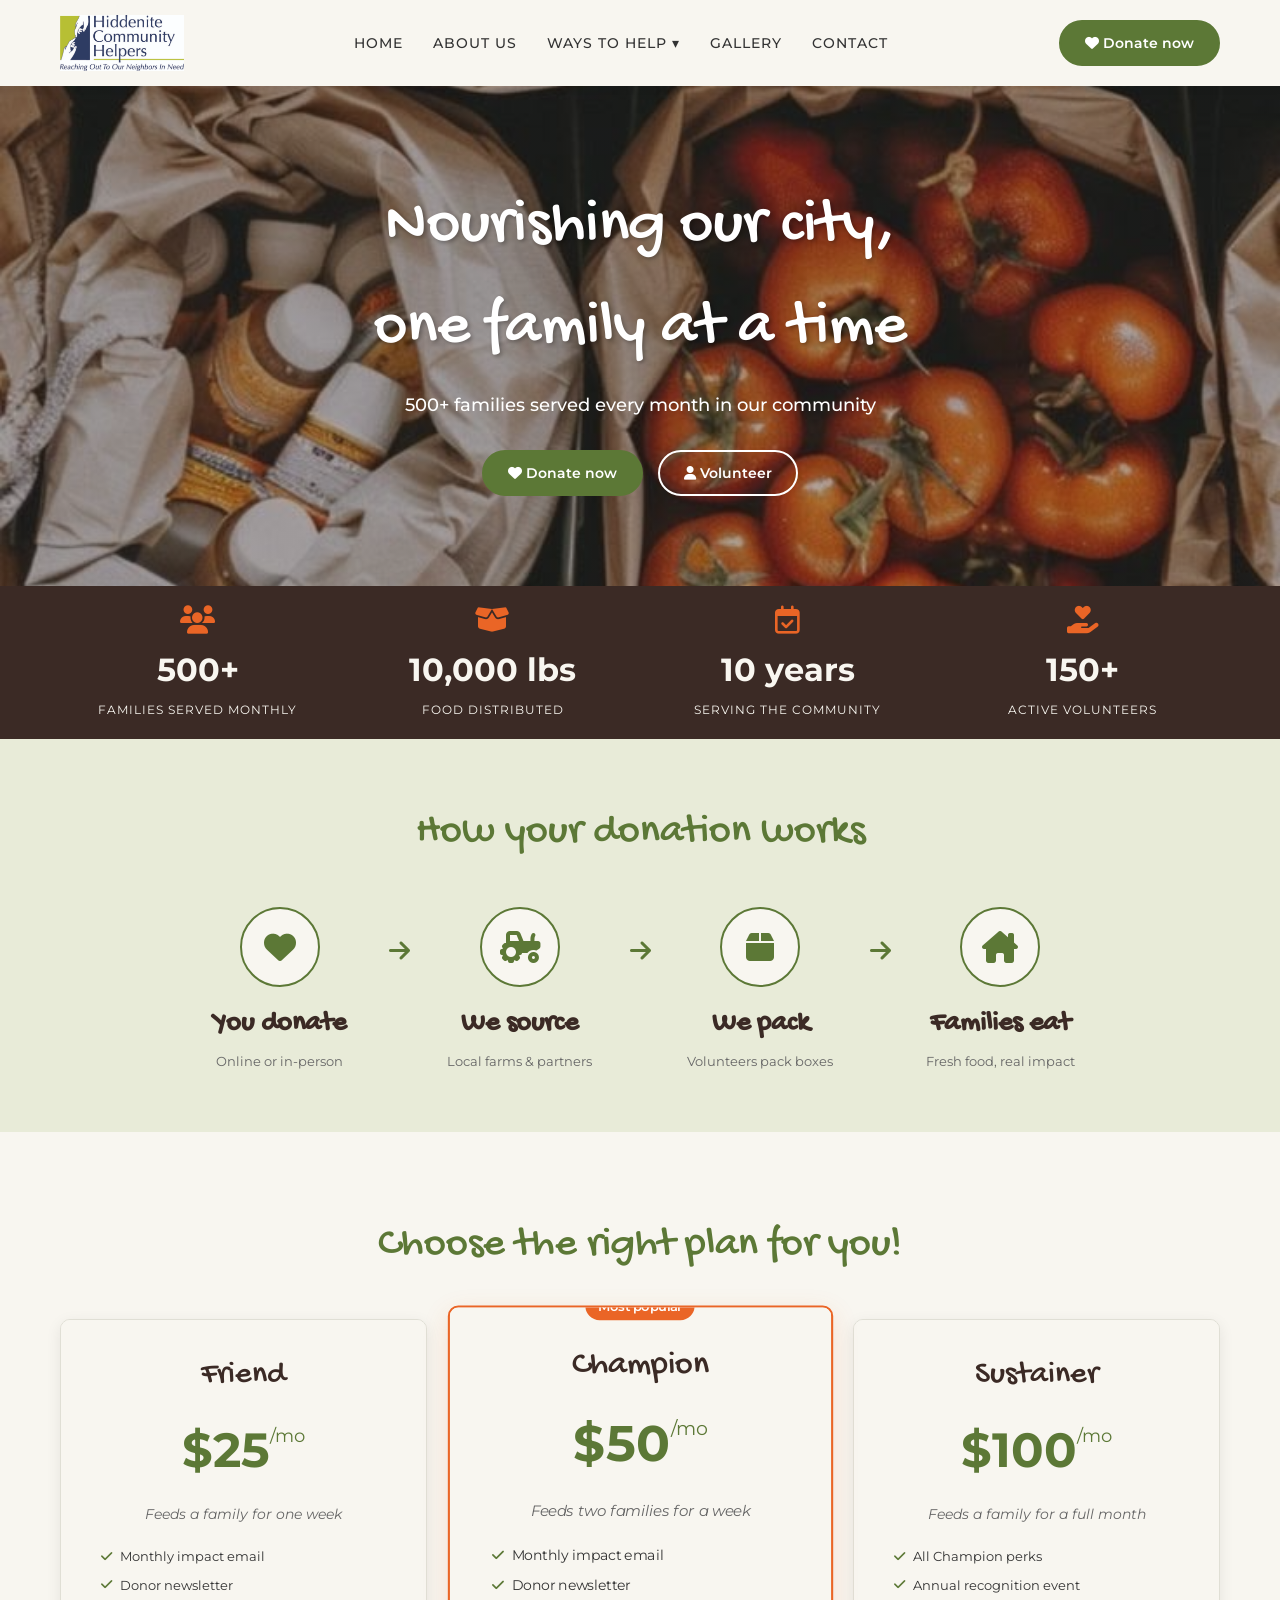
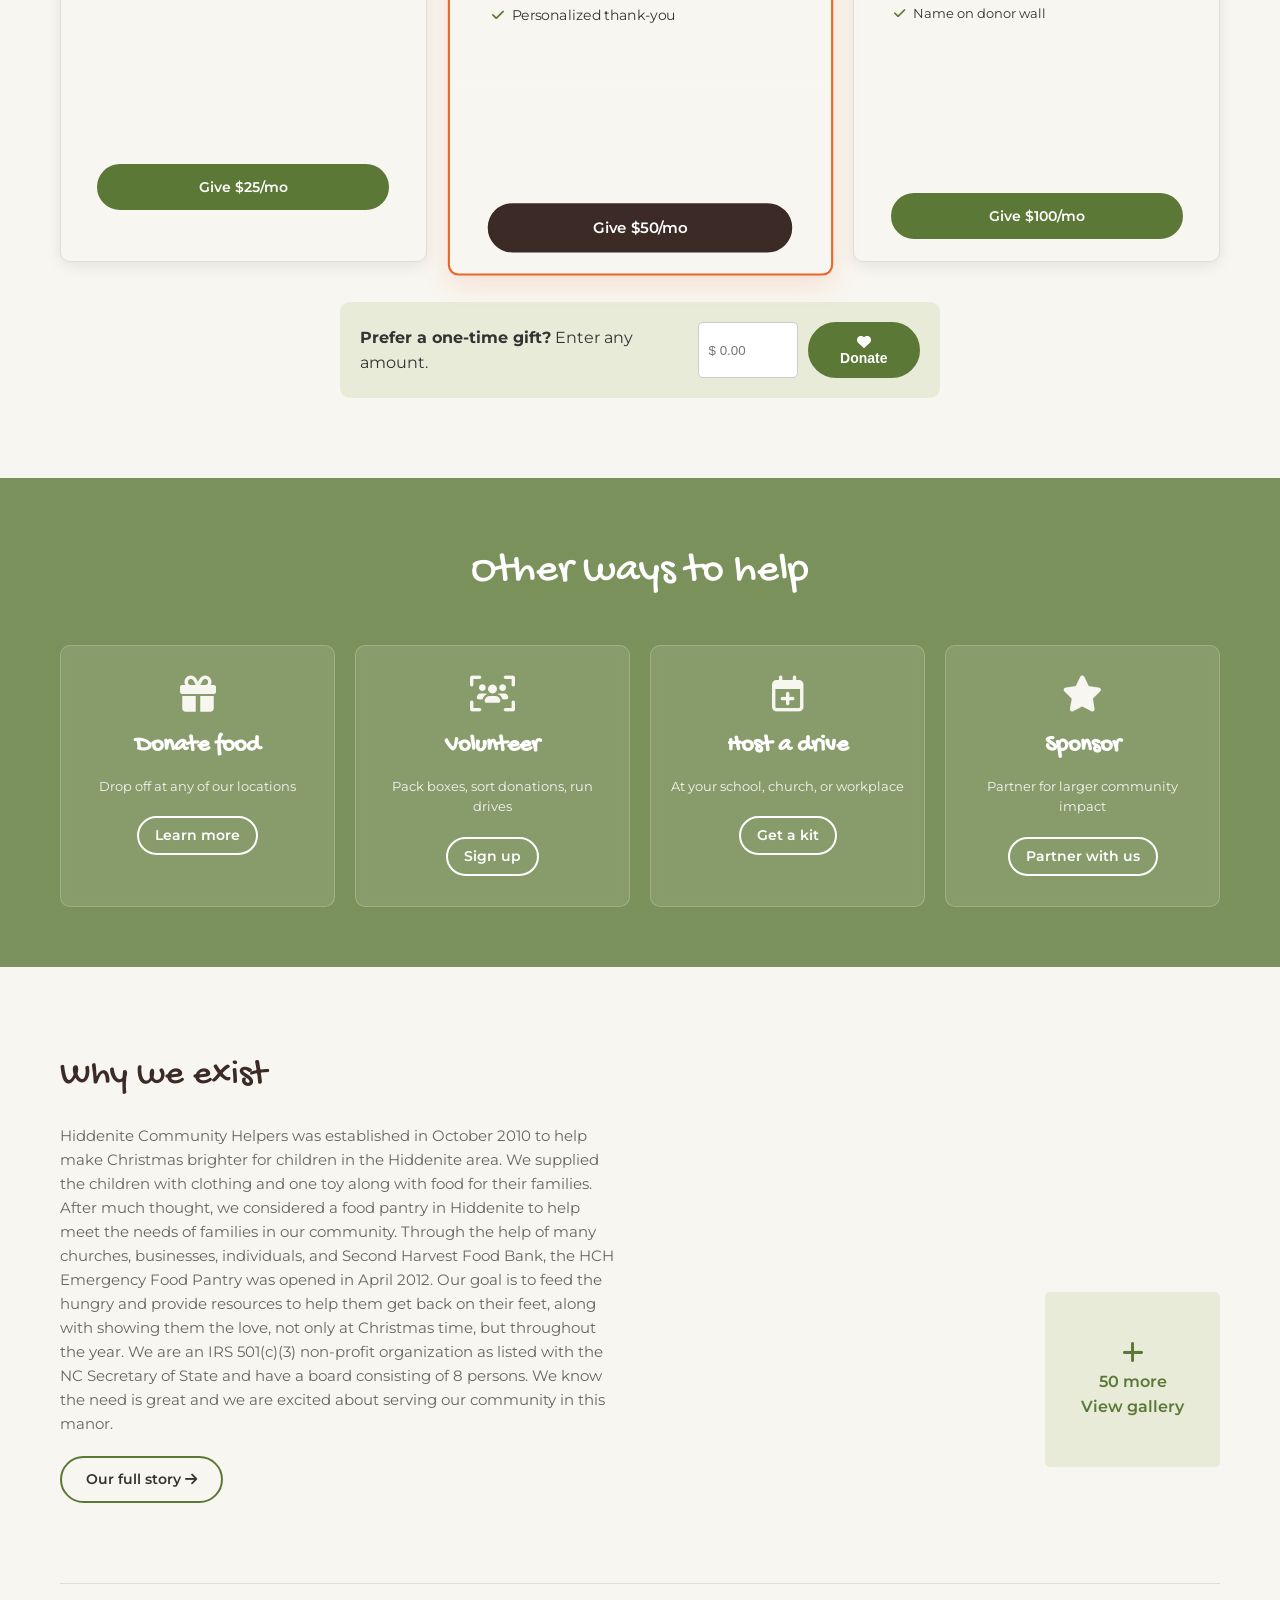
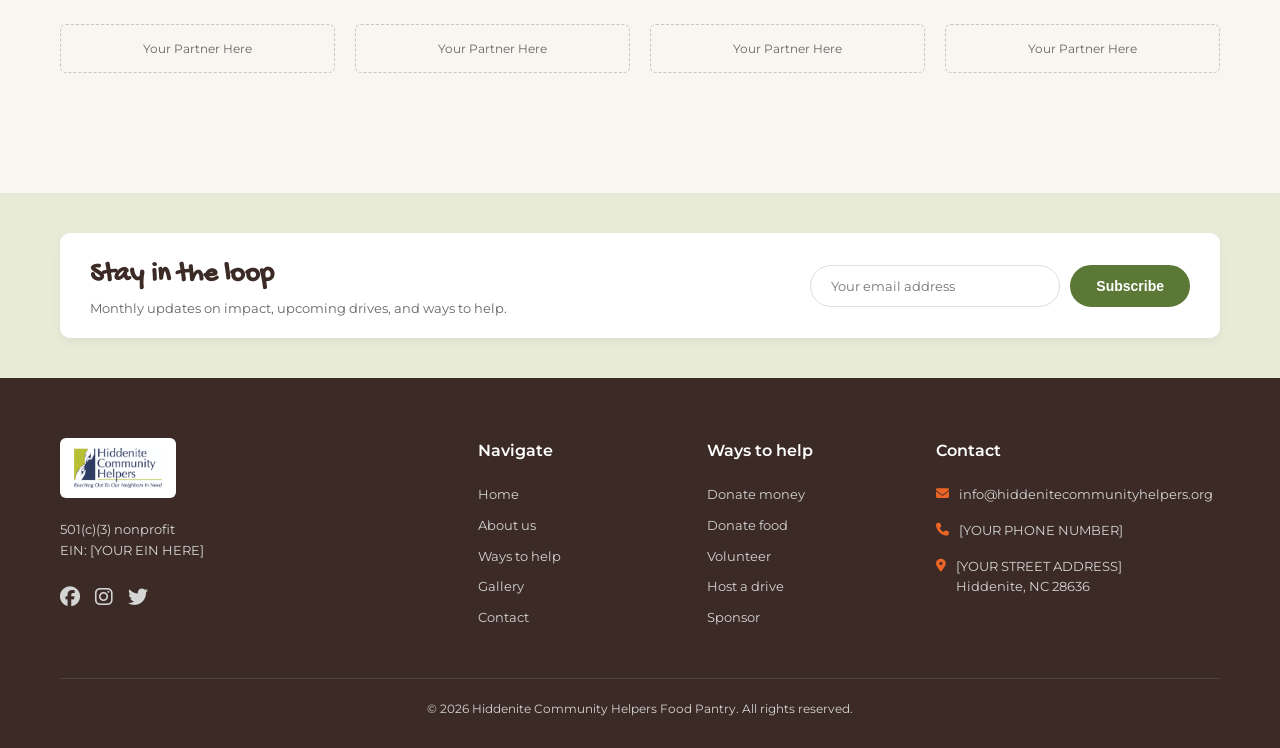
<file: index.html>
<!DOCTYPE html>
<html lang="en">
<head>
    <meta charset="UTF-8">
    <meta name="viewport" content="width=device-width, initial-scale=1.0">
    <title>Hiddenite Community Helpers Food Pantry</title>
    <meta name="description" content="Hiddenite Community Helpers is a community food pantry serving families in Hiddenite, NC. Donate, volunteer, or host a food drive to help fight hunger in our community.">

    <!-- Fonts -->
    <link rel="preconnect" href="https://fonts.googleapis.com">
    <link rel="preconnect" href="https://fonts.gstatic.com" crossorigin>
    <link href="https://fonts.googleapis.com/css2?family=Gochi+Hand&family=Montserrat:wght@400;500;600;700&display=swap" rel="stylesheet">

    <!-- Icons -->
    <link rel="stylesheet" href="https://cdnjs.cloudflare.com/ajax/libs/font-awesome/6.4.0/css/all.min.css">

    <!-- Styles -->
    <link rel="stylesheet" href="css/style.css">

    <!-- Favicon -->
    <link rel="icon" href="data:image/svg+xml,<svg xmlns=%22http://www.w3.org/2000/svg%22 viewBox=%220 0 24 24%22><text y=%2220%22 font-size=%2220%22>🌿</text></svg>">
</head>
<body>

    <!-- 1. NAVIGATION -->
    <header>
        <div class="container nav-container">
            <a href="#" class="logo">
                <img src="images/logo.jpg" alt="Hiddenite Community Helpers">
            </a>

            <input type="checkbox" id="nav-toggle" class="nav-toggle-checkbox">
            <label for="nav-toggle" class="nav-toggle-label" aria-label="Toggle navigation menu">
                <i class="fa-solid fa-bars"></i>
            </label>

            <nav class="nav-links">
                <a href="#">Home</a>
                <a href="#about">About us</a>
                <a href="#ways-to-help">Ways to help ▾</a>
                <a href="#gallery">Gallery</a>
                <a href="#contact">Contact</a>
            </nav>
            <!-- TODO: point every "Donate" button/link on this page at your PayPal donate link once the account is set up.
                 Simplest path: create a PayPal "Donate" button at paypal.com/buttons, then use the link it gives you,
                 e.g. https://www.paypal.com/donate/?business=YOUR_PAYPAL_EMAIL&currency_code=USD -->
            <a href="#" class="btn btn-primary"><i class="fa-solid fa-heart"></i> Donate now</a>
        </div>
    </header>

    <!-- 2. HERO -->
    <section class="hero">
        <div class="container">
            <h1>Nourishing our city,<br>one family at a time</h1>
            <p>500+ families served every month in our community</p>
            <div class="hero-btns">
                <a href="#" class="btn btn-primary"><i class="fa-solid fa-heart"></i> Donate now</a>
                <a href="#contact" class="btn btn-outline"><i class="fa-solid fa-user"></i> Volunteer</a>
            </div>
        </div>
    </section>

    <!-- 3. IMPACT STATS -->
    <!-- TODO: confirm these numbers are accurate before launch -->
    <section class="stats-bar">
        <div class="container stats-grid">
            <div class="stat-item">
                <i class="fa-solid fa-users"></i>
                <h3>500+</h3>
                <p>Families served monthly</p>
            </div>
            <div class="stat-item">
                <i class="fa-solid fa-box-open"></i>
                <h3>10,000 lbs</h3>
                <p>Food distributed</p>
            </div>
            <div class="stat-item">
                <i class="fa-regular fa-calendar-check"></i>
                <h3>10 years</h3>
                <p>Serving the community</p>
            </div>
            <div class="stat-item">
                <i class="fa-solid fa-hand-holding-heart"></i>
                <h3>150+</h3>
                <p>Active volunteers</p>
            </div>
        </div>
    </section>

    <!-- 4. HOW IT WORKS -->
    <section class="how-it-works">
        <div class="container">
            <h2 class="section-title">How your donation works</h2>
            <div class="steps-container">
                <div class="step">
                    <div class="step-icon"><i class="fa-solid fa-heart"></i></div>
                    <h4>You donate</h4>
                    <p>Online or in-person</p>
                </div>
                <div class="step-arrow"><i class="fa-solid fa-arrow-right"></i></div>
                <div class="step">
                    <div class="step-icon"><i class="fa-solid fa-tractor"></i></div>
                    <h4>We source</h4>
                    <p>Local farms & partners</p>
                </div>
                <div class="step-arrow"><i class="fa-solid fa-arrow-right"></i></div>
                <div class="step">
                    <div class="step-icon"><i class="fa-solid fa-box"></i></div>
                    <h4>We pack</h4>
                    <p>Volunteers pack boxes</p>
                </div>
                <div class="step-arrow"><i class="fa-solid fa-arrow-right"></i></div>
                <div class="step">
                    <div class="step-icon"><i class="fa-solid fa-house-chimney"></i></div>
                    <h4>Families eat</h4>
                    <p>Fresh food, real impact</p>
                </div>
            </div>
        </div>
    </section>

    <!-- 5. DONATION TIERS -->
    <section class="tiers-section">
        <div class="container">
            <h2 class="section-title">Choose the right plan for you!</h2>

            <div class="tiers-grid">
                <!-- Tier 1 -->
                <div class="tier-card">
                    <div class="tier-header">
                        <div class="tier-name">Friend</div>
                        <div class="tier-price">$25<span>/mo</span></div>
                        <div class="tier-desc">Feeds a family for one week</div>
                        <ul class="tier-perks">
                            <li><i class="fa-solid fa-check"></i> Monthly impact email</li>
                            <li><i class="fa-solid fa-check"></i> Donor newsletter</li>
                        </ul>
                    </div>
                    <div class="tier-image" role="img" aria-label="Fresh produce box" style="background-image: url('https://images.unsplash.com/photo-1596162954151-cdcb927f4b39?ixlib=rb-4.0.3&auto=format&fit=crop&w=600&q=80');">
                        <!-- TODO: link to PayPal recurring donate link for the $25/mo tier -->
                        <a href="#" class="btn btn-primary" style="width: 80%;">Give $25/mo</a>
                    </div>
                </div>

                <!-- Tier 2 (Popular) -->
                <div class="tier-card popular" style="position: relative;">
                    <div class="popular-badge">Most popular</div>
                    <div class="tier-header">
                        <div class="tier-name">Champion</div>
                        <div class="tier-price">$50<span>/mo</span></div>
                        <div class="tier-desc">Feeds two families for a week</div>
                        <ul class="tier-perks">
                            <li><i class="fa-solid fa-check"></i> Monthly impact email</li>
                            <li><i class="fa-solid fa-check"></i> Donor newsletter</li>
                            <li><i class="fa-solid fa-check"></i> Personalized thank-you</li>
                        </ul>
                    </div>
                    <div class="tier-image" role="img" aria-label="Volunteers packing food boxes" style="background-image: url('https://images.unsplash.com/photo-1610348725531-843dcf5aad8b?ixlib=rb-4.0.3&auto=format&fit=crop&w=600&q=80');">
                        <!-- TODO: link to PayPal recurring donate link for the $50/mo tier -->
                        <a href="#" class="btn btn-primary" style="width: 80%; background-color: var(--color-brown-dark); border-color: var(--color-brown-dark);">Give $50/mo</a>
                    </div>
                </div>

                <!-- Tier 3 -->
                <div class="tier-card">
                    <div class="tier-header">
                        <div class="tier-name">Sustainer</div>
                        <div class="tier-price">$100<span>/mo</span></div>
                        <div class="tier-desc">Feeds a family for a full month</div>
                        <ul class="tier-perks">
                            <li><i class="fa-solid fa-check"></i> All Champion perks</li>
                            <li><i class="fa-solid fa-check"></i> Annual recognition event</li>
                            <li><i class="fa-solid fa-check"></i> Name on donor wall</li>
                        </ul>
                    </div>
                    <div class="tier-image" role="img" aria-label="Family receiving groceries" style="background-image: url('https://images.unsplash.com/photo-1542838132-92c53300491e?ixlib=rb-4.0.3&auto=format&fit=crop&w=600&q=80');">
                        <!-- TODO: link to PayPal recurring donate link for the $100/mo tier -->
                        <a href="#" class="btn btn-primary" style="width: 80%;">Give $100/mo</a>
                    </div>
                </div>
            </div>

            <div class="one-time-box">
                <p><strong>Prefer a one-time gift?</strong> Enter any amount.</p>
                <div style="display: flex; gap: 10px;">
                    <label for="one-time-amount" class="sr-only">Donation amount in dollars</label>
                    <input id="one-time-amount" type="number" class="one-time-input" placeholder="$ 0.00">
                    <!-- TODO: link to a PayPal donate link that accepts a custom amount -->
                    <button class="btn btn-primary"><i class="fa-solid fa-heart"></i> Donate</button>
                </div>
            </div>
        </div>
    </section>

    <!-- 6. WAYS TO HELP -->
    <section class="ways-to-help" id="ways-to-help">
        <div class="container">
            <h2 class="section-title">Other ways to help</h2>
            <div class="ways-grid">
                <div class="way-card">
                    <i class="fa-solid fa-gift"></i>
                    <h4>Donate food</h4>
                    <p>Drop off at any of our locations</p>
                    <a href="#contact" class="btn btn-outline">Learn more</a>
                </div>
                <div class="way-card">
                    <i class="fa-solid fa-users-viewfinder"></i>
                    <h4>Volunteer</h4>
                    <p>Pack boxes, sort donations, run drives</p>
                    <a href="#contact" class="btn btn-outline">Sign up</a>
                </div>
                <div class="way-card">
                    <i class="fa-regular fa-calendar-plus"></i>
                    <h4>Host a drive</h4>
                    <p>At your school, church, or workplace</p>
                    <a href="#contact" class="btn btn-outline">Get a kit</a>
                </div>
                <div class="way-card">
                    <i class="fa-solid fa-star"></i>
                    <h4>Sponsor</h4>
                    <p>Partner for larger community impact</p>
                    <a href="#contact" class="btn btn-outline">Partner with us</a>
                </div>
            </div>
        </div>
    </section>

    <!-- 7 & 8. ABOUT & GALLERY -->
    <section class="about-gallery-section">
        <div class="container">

            <div class="split-grid">
                <div class="about-content" id="about">
                    <h3>Why we exist</h3>
                    <p>Hiddenite Community Helpers was established in October 2010 to help make Christmas brighter for children in the Hiddenite area. We supplied the children with clothing and one toy along with food for their families. After much thought, we considered a food pantry in Hiddenite to help meet the needs of families in our community. Through the help of many churches, businesses, individuals, and Second Harvest Food Bank, the HCH Emergency Food Pantry was opened in April 2012. Our goal is to feed the hungry and provide resources to help them get back on their feet, along with showing them the love, not only at Christmas time, but throughout the year. We are an IRS 501(c)(3) non-profit organization as listed with the NC Secretary of State and have a board consisting of 8 persons. We know the need is great and we are excited about serving our community in this manor.<p>
                    <a href="#" class="btn btn-outline">Our full story <i class="fa-solid fa-arrow-right"></i></a>
                </div>
                <!-- TODO: replace every Unsplash stock photo below with real photos of Hiddenite Helpers -->
                <div class="gallery-preview" id="gallery">
                    <div class="gallery-grid">
                        <div class="gallery-item" role="img" aria-label="Volunteers sorting donated food" style="background-image: url('https://images.unsplash.com/photo-1593113630400-ea4288922497?ixlib=rb-4.0.3&auto=format&fit=crop&w=400&q=80');"></div>
                        <div class="gallery-item" role="img" aria-label="Fresh produce ready for distribution" style="background-image: url('https://images.unsplash.com/photo-1488459716781-31db52582fe9?ixlib=rb-4.0.3&auto=format&fit=crop&w=400&q=80');"></div>
                        <div class="gallery-item" role="img" aria-label="Volunteers packing grocery boxes" style="background-image: url('https://images.unsplash.com/photo-1559027615-cd4628902d4a?ixlib=rb-4.0.3&auto=format&fit=crop&w=400&q=80');"></div>
                        <div class="gallery-item" role="img" aria-label="Community food drive" style="background-image: url('https://images.unsplash.com/photo-1603048297172-c92544798d5e?ixlib=rb-4.0.3&auto=format&fit=crop&w=400&q=80');"></div>
                        <div class="gallery-item" role="img" aria-label="Pantry shelves stocked with donations" style="background-image: url('https://images.unsplash.com/photo-1582213782179-e0d53f98f2ca?ixlib=rb-4.0.3&auto=format&fit=crop&w=400&q=80');"></div>
                        <div class="gallery-item gallery-more">
                            <i class="fa-solid fa-plus" style="font-size: 24px; margin-bottom: 5px;"></i>
                            <span>50 more<br>View gallery</span>
                        </div>
                    </div>
                </div>
            </div>

            <!-- 9. PARTNERS -->
            <!-- TODO: replace these placeholders with your real local partner/sponsor logos -->
            <div class="partners">
                <div class="partners-flex">
                    <div class="partner-placeholder">Your Partner Here</div>
                    <div class="partner-placeholder">Your Partner Here</div>
                    <div class="partner-placeholder">Your Partner Here</div>
                    <div class="partner-placeholder">Your Partner Here</div>
                </div>
            </div>

        </div>
    </section>

    <!-- 10. NEWSLETTER -->
    <section class="newsletter">
        <div class="container">
            <div class="newsletter-flex">
                <div class="newsletter-text">
                    <h4>Stay in the loop</h4>
                    <p>Monthly updates on impact, upcoming drives, and ways to help.</p>
                </div>
                <!-- TODO: wire this form up to an email list provider (e.g. Mailchimp signup form action) -->
                <form class="newsletter-form">
                    <label for="newsletter-email" class="sr-only">Email address</label>
                    <input id="newsletter-email" type="email" placeholder="Your email address" required>
                    <button type="submit" class="btn btn-primary">Subscribe</button>
                </form>
            </div>
        </div>
    </section>

    <!-- 11. FOOTER -->
    <footer id="contact">
        <div class="container">
            <div class="footer-grid">
                <div>
                    <a href="#" class="footer-logo">
                        <img src="images/logo.jpg" alt="Hiddenite Community Helpers">
                    </a>
                    <!-- TODO: replace with your real EIN -->
                    <p>501(c)(3) nonprofit<br>EIN: [YOUR EIN HERE]</p>
                    <div class="footer-socials">
                        <a href="#" aria-label="Facebook"><i class="fa-brands fa-facebook"></i></a>
                        <a href="#" aria-label="Instagram"><i class="fa-brands fa-instagram"></i></a>
                        <a href="#" aria-label="Twitter"><i class="fa-brands fa-twitter"></i></a>
                    </div>
                </div>
                <div>
                    <h5>Navigate</h5>
                    <ul class="footer-links">
                        <li><a href="#">Home</a></li>
                        <li><a href="#about">About us</a></li>
                        <li><a href="#ways-to-help">Ways to help</a></li>
                        <li><a href="#gallery">Gallery</a></li>
                        <li><a href="#contact">Contact</a></li>
                    </ul>
                </div>
                <div>
                    <h5>Ways to help</h5>
                    <ul class="footer-links">
                        <li><a href="#">Donate money</a></li>
                        <li><a href="#ways-to-help">Donate food</a></li>
                        <li><a href="#ways-to-help">Volunteer</a></li>
                        <li><a href="#ways-to-help">Host a drive</a></li>
                        <li><a href="#ways-to-help">Sponsor</a></li>
                    </ul>
                </div>
                <div>
                    <h5>Contact</h5>
                    <!-- TODO: replace with your real phone number and address -->
                    <ul class="footer-contact footer-links">
                        <li><i class="fa-solid fa-envelope"></i> <span>info@hiddenitecommunityhelpers.org</span></li>
                        <li><i class="fa-solid fa-phone"></i> <span>[YOUR PHONE NUMBER]</span></li>
                        <li><i class="fa-solid fa-location-dot"></i> <span>[YOUR STREET ADDRESS]<br>Hiddenite, NC 28636</span></li>
                    </ul>
                </div>
            </div>
            <div class="footer-bottom">
                <p>&copy; 2026 Hiddenite Community Helpers Food Pantry. All rights reserved.</p>
            </div>
        </div>
    </footer>

</body>
</html>
</file>
<file: css/style.css>
:root {
    /* Groundy-inspired palette */
    --bg-cream: #f8f6f0;
    --bg-sage: #e8ebd8;
    --color-olive: #5c7836;
    --color-olive-hover: #4a612b;
    --color-brown-dark: #3b2a25;
    --color-orange: #ea6526;
    --text-dark: #333333;
    --text-muted: #666666;
    --font-display: 'Gochi Hand', cursive;
    --font-body: 'Montserrat', sans-serif;
}

* {
    box-sizing: border-box;
    margin: 0;
    padding: 0;
}

body {
    font-family: var(--font-body);
    background-color: var(--bg-cream);
    color: var(--text-dark);
    line-height: 1.6;
}

h1, h2, h3, .brand-font {
    font-family: var(--font-display);
    font-weight: normal;
}

a {
    text-decoration: none;
    color: inherit;
}

.sr-only {
    position: absolute;
    width: 1px;
    height: 1px;
    padding: 0;
    margin: -1px;
    overflow: hidden;
    clip: rect(0, 0, 0, 0);
    white-space: nowrap;
    border: 0;
}

.container {
    max-width: 1200px;
    margin: 0 auto;
    padding: 0 20px;
}

.btn {
    display: inline-block;
    padding: 10px 24px;
    border-radius: 30px;
    font-weight: 600;
    font-size: 14px;
    cursor: pointer;
    transition: all 0.3s ease;
    text-align: center;
}

.btn-primary {
    background-color: var(--color-olive);
    color: white;
    border: 2px solid var(--color-olive);
}

.btn-primary:hover {
    background-color: var(--color-olive-hover);
    border-color: var(--color-olive-hover);
}

.btn-outline {
    background-color: transparent;
    color: var(--text-dark);
    border: 2px solid var(--color-olive);
}

.btn-outline:hover {
    background-color: var(--color-olive);
    color: white;
}

.section-title {
    text-align: center;
    font-size: 42px;
    color: var(--color-olive);
    margin-bottom: 40px;
}

/* 1. NAVIGATION */
header {
    background-color: var(--bg-cream);
    padding: 15px 0;
    position: sticky;
    top: 0;
    z-index: 100;
    box-shadow: 0 2px 10px rgba(0,0,0,0.05);
}

.nav-container {
    display: flex;
    justify-content: space-between;
    align-items: center;
    position: relative;
}

.logo {
    display: flex;
    align-items: center;
}

.logo img {
    height: 56px;
    width: auto;
    display: block;
}

.nav-links {
    display: flex;
    gap: 30px;
    align-items: center;
    font-weight: 500;
    font-size: 14px;
    text-transform: uppercase;
    letter-spacing: 1px;
}

.nav-links a:hover {
    color: var(--color-orange);
}

.nav-toggle-checkbox {
    position: absolute;
    opacity: 0;
    width: 1px;
    height: 1px;
    overflow: hidden;
}

.nav-toggle-checkbox:focus-visible + .nav-toggle-label {
    outline: 2px solid var(--color-orange);
    outline-offset: 2px;
}

.nav-toggle-label {
    display: none;
    font-size: 24px;
    color: var(--color-olive);
    cursor: pointer;
}

/* 2. HERO */
.hero {
    background: linear-gradient(rgba(59, 42, 37, 0.4), rgba(59, 42, 37, 0.4)), url('../images/download.jpg') center/cover;
    height: 500px;
    display: flex;
    align-items: center;
    justify-content: center;
    text-align: center;
    color: white;
    padding: 20px;
}

.hero h1 {
    font-size: 64px;
    margin-bottom: 10px;
    text-shadow: 2px 2px 4px rgba(0,0,0,0.3);
}

.hero p {
    font-size: 18px;
    margin-bottom: 30px;
    font-weight: 500;
}

.hero-btns {
    display: flex;
    gap: 15px;
    justify-content: center;
}

.hero-btns .btn-outline {
    color: white;
    border-color: white;
}

.hero-btns .btn-outline:hover {
    background-color: white;
    color: var(--color-brown-dark);
}

/* 3. IMPACT STATS */
.stats-bar {
    background-color: var(--color-brown-dark);
    color: var(--bg-cream);
    padding: 20px 0;
}

.stats-grid {
    display: grid;
    grid-template-columns: repeat(4, 1fr);
    text-align: center;
    gap: 20px;
}

.stat-item i {
    font-size: 28px;
    color: var(--color-orange);
    margin-bottom: 10px;
}

.stat-item h3 {
    font-size: 32px;
    margin-bottom: 5px;
    font-family: var(--font-body);
    font-weight: 700;
}

.stat-item p {
    font-size: 12px;
    text-transform: uppercase;
    letter-spacing: 1px;
}

/* 4. HOW IT WORKS */
.how-it-works {
    padding: 60px 0;
    background-color: var(--bg-sage);
}

.steps-container {
    display: flex;
    justify-content: center;
    align-items: flex-start;
    gap: 20px;
    max-width: 900px;
    margin: 0 auto;
}

.step {
    text-align: center;
    flex: 1;
}

.step-icon {
    width: 80px;
    height: 80px;
    border-radius: 50%;
    border: 2px solid var(--color-olive);
    display: flex;
    align-items: center;
    justify-content: center;
    margin: 0 auto 15px;
    font-size: 32px;
    color: var(--color-olive);
    background: var(--bg-cream);
}

.step h4 {
    font-family: var(--font-display);
    font-size: 28px;
    color: var(--color-brown-dark);
    margin-bottom: 5px;
}

.step p {
    font-size: 13px;
    color: var(--text-muted);
}

.step-arrow {
    font-size: 24px;
    color: var(--color-olive);
    margin-top: 25px;
}

/* 5. DONATION TIERS */
.tiers-section {
    padding: 80px 0;
    background-color: var(--bg-cream);
}

.tiers-grid {
    display: grid;
    grid-template-columns: repeat(3, 1fr);
    gap: 30px;
    margin-bottom: 40px;
}

.tier-card {
    background: var(--bg-cream);
    border-radius: 10px;
    overflow: hidden;
    box-shadow: 0 4px 15px rgba(0,0,0,0.08);
    display: flex;
    flex-direction: column;
    border: 1px solid #e0dfd5;
}

.tier-card.popular {
    transform: scale(1.05);
    border: 2px solid var(--color-orange);
    box-shadow: 0 8px 25px rgba(234, 101, 38, 0.15);
}

.tier-header {
    padding: 30px 20px;
    text-align: center;
    background-color: var(--bg-cream);
}

.tier-name {
    font-family: var(--font-display);
    font-size: 32px;
    color: var(--color-brown-dark);
    margin-bottom: 10px;
}

.tier-price {
    font-size: 48px;
    font-weight: 700;
    color: var(--color-olive);
    margin-bottom: 15px;
    display: flex;
    justify-content: center;
    align-items: flex-start;
}

.tier-price span {
    font-size: 18px;
    font-weight: 400;
    margin-top: 10px;
}

.tier-desc {
    font-size: 14px;
    font-style: italic;
    color: var(--text-muted);
    margin-bottom: 20px;
}

.tier-perks {
    list-style: none;
    text-align: left;
    margin-bottom: 25px;
    padding: 0 20px;
}

.tier-perks li {
    font-size: 13px;
    margin-bottom: 8px;
    display: flex;
    align-items: center;
    gap: 8px;
}

.tier-perks i {
    color: var(--color-olive);
}

.tier-image {
    height: 180px;
    background-size: cover;
    background-position: center;
    position: relative;
    display: flex;
    align-items: flex-end;
    justify-content: center;
    padding-bottom: 20px;
}

.popular-badge {
    background-color: var(--color-orange);
    color: white;
    padding: 4px 12px;
    border-radius: 20px;
    font-size: 12px;
    font-weight: 600;
    position: absolute;
    top: -15px;
    left: 50%;
    transform: translateX(-50%);
}

.one-time-box {
    background-color: var(--bg-sage);
    padding: 20px;
    border-radius: 10px;
    display: flex;
    justify-content: space-between;
    align-items: center;
    max-width: 600px;
    margin: 0 auto;
}

.one-time-input {
    padding: 10px;
    border: 1px solid #ccc;
    border-radius: 5px;
    width: 100px;
}

/* 6. WAYS TO HELP */
.ways-to-help {
    background: linear-gradient(rgba(92, 120, 54, 0.8), rgba(92, 120, 54, 0.8)), url('https://images.unsplash.com/photo-1550989460-0adf9ea622e2?ixlib=rb-4.0.3&auto=format&fit=crop&w=1920&q=80') center/cover;
    padding: 60px 0;
    color: white;
}

.ways-to-help .section-title {
    color: white;
}

.ways-grid {
    display: grid;
    grid-template-columns: repeat(4, 1fr);
    gap: 20px;
}

.way-card {
    background: rgba(255, 255, 255, 0.1);
    backdrop-filter: blur(5px);
    padding: 30px 20px;
    border-radius: 10px;
    text-align: center;
    border: 1px solid rgba(255,255,255,0.2);
}

.way-card i {
    font-size: 36px;
    margin-bottom: 15px;
    color: var(--bg-cream);
}

.way-card h4 {
    font-family: var(--font-display);
    font-size: 24px;
    margin-bottom: 10px;
}

.way-card p {
    font-size: 13px;
    margin-bottom: 20px;
    opacity: 0.9;
}

.way-card .btn-outline {
    border-color: white;
    color: white;
    padding: 6px 16px;
}

/* 7 & 8. ABOUT & GALLERY */
.about-gallery-section {
    padding: 80px 0;
    background-color: var(--bg-cream);
}

.split-grid {
    display: grid;
    grid-template-columns: 1fr 1fr;
    gap: 50px;
    margin-bottom: 60px;
    align-items: center;
}

.about-content h3 {
    font-size: 36px;
    color: var(--color-brown-dark);
    margin-bottom: 20px;
}

.about-content p {
    color: var(--text-muted);
    margin-bottom: 20px;
    font-size: 15px;
}

.gallery-grid {
    display: grid;
    grid-template-columns: repeat(3, 1fr);
    gap: 15px;
}

.gallery-item {
    aspect-ratio: 1;
    background-size: cover;
    background-position: center;
    border-radius: 5px;
    position: relative;
    overflow: hidden;
}

.gallery-more {
    background-color: var(--bg-sage);
    display: flex;
    flex-direction: column;
    align-items: center;
    justify-content: center;
    text-align: center;
    color: var(--color-olive);
    font-weight: 600;
    cursor: pointer;
    transition: background 0.3s;
}

.gallery-more:hover {
    background-color: #d8dbb8;
}

/* 9. PARTNERS */
.partners {
    padding: 40px 0;
    border-top: 1px solid #e0dfd5;
    background-color: var(--bg-cream);
}

.partners-flex {
    display: flex;
    justify-content: space-between;
    align-items: center;
    gap: 20px;
    flex-wrap: wrap;
}

.partner-placeholder {
    flex: 1;
    min-width: 120px;
    text-align: center;
    padding: 14px 10px;
    border: 1px dashed #c9c7ba;
    border-radius: 6px;
    font-size: 12px;
    color: var(--text-muted);
}

/* 10. NEWSLETTER */
.newsletter {
    background-color: var(--bg-sage);
    padding: 40px 0;
}

.newsletter-flex {
    display: flex;
    justify-content: space-between;
    align-items: center;
    background: white;
    padding: 20px 30px;
    border-radius: 10px;
    box-shadow: 0 4px 10px rgba(0,0,0,0.05);
}

.newsletter-text h4 {
    font-family: var(--font-display);
    font-size: 28px;
    color: var(--color-brown-dark);
}

.newsletter-text p {
    font-size: 13px;
    color: var(--text-muted);
}

.newsletter-form {
    display: flex;
    gap: 10px;
}

.newsletter-form input {
    padding: 12px 20px;
    border: 1px solid #ddd;
    border-radius: 30px;
    width: 250px;
    font-family: var(--font-body);
}

/* 11. FOOTER */
footer {
    background-color: var(--color-brown-dark);
    color: #d5d5d5;
    padding: 60px 0 30px;
    font-size: 13px;
}

.footer-grid {
    display: grid;
    grid-template-columns: 2fr 1fr 1fr 1.5fr;
    gap: 40px;
    margin-bottom: 40px;
}

.footer-logo {
    display: inline-block;
    margin-bottom: 15px;
    background: white;
    padding: 10px 14px;
    border-radius: 6px;
}

.footer-logo img {
    height: 40px;
    width: auto;
    display: block;
}

.footer-socials {
    display: flex;
    gap: 15px;
    margin-top: 20px;
    font-size: 20px;
}

.footer-socials i:hover {
    color: var(--color-orange);
    cursor: pointer;
}

footer h5 {
    color: white;
    font-size: 16px;
    margin-bottom: 20px;
    font-weight: 600;
}

.footer-links {
    list-style: none;
}

.footer-links li {
    margin-bottom: 10px;
}

.footer-links a:hover {
    color: white;
}

.footer-contact li {
    display: flex;
    gap: 10px;
    margin-bottom: 15px;
    align-items: flex-start;
}

.footer-contact i {
    margin-top: 3px;
    color: var(--color-orange);
}

.footer-bottom {
    text-align: center;
    border-top: 1px solid rgba(255,255,255,0.1);
    padding-top: 20px;
    font-size: 12px;
}

/* Responsive */
@media (max-width: 992px) {
    .stats-grid, .tiers-grid, .ways-grid {
        grid-template-columns: repeat(2, 1fr);
    }
    .split-grid, .footer-grid {
        grid-template-columns: 1fr;
    }
    .newsletter-flex {
        flex-direction: column;
        text-align: center;
        gap: 20px;
    }
}

@media (max-width: 768px) {
    .logo img {
        height: 44px;
    }
    .nav-toggle-label {
        display: block;
    }
    .nav-links {
        display: none;
        position: absolute;
        top: 100%;
        left: 0;
        right: 0;
        background: var(--bg-cream);
        flex-direction: column;
        align-items: flex-start;
        padding: 20px;
        gap: 15px;
        box-shadow: 0 10px 10px rgba(0,0,0,0.05);
    }
    .nav-toggle-checkbox:checked ~ .nav-links {
        display: flex;
    }
    .stats-grid {
        grid-template-columns: 1fr;
    }
}

@media (max-width: 480px) {
    .logo img {
        height: 36px;
    }
    .nav-container .btn {
        padding: 8px 14px;
        font-size: 12px;
        white-space: nowrap;
    }
}

@media (max-width: 768px) {
    .steps-container {
        flex-direction: column;
        align-items: center;
        gap: 40px;
    }
    .step-arrow {
        transform: rotate(90deg);
        margin: 0;
    }
    .tiers-grid, .ways-grid {
        grid-template-columns: 1fr;
    }
}
</file>
